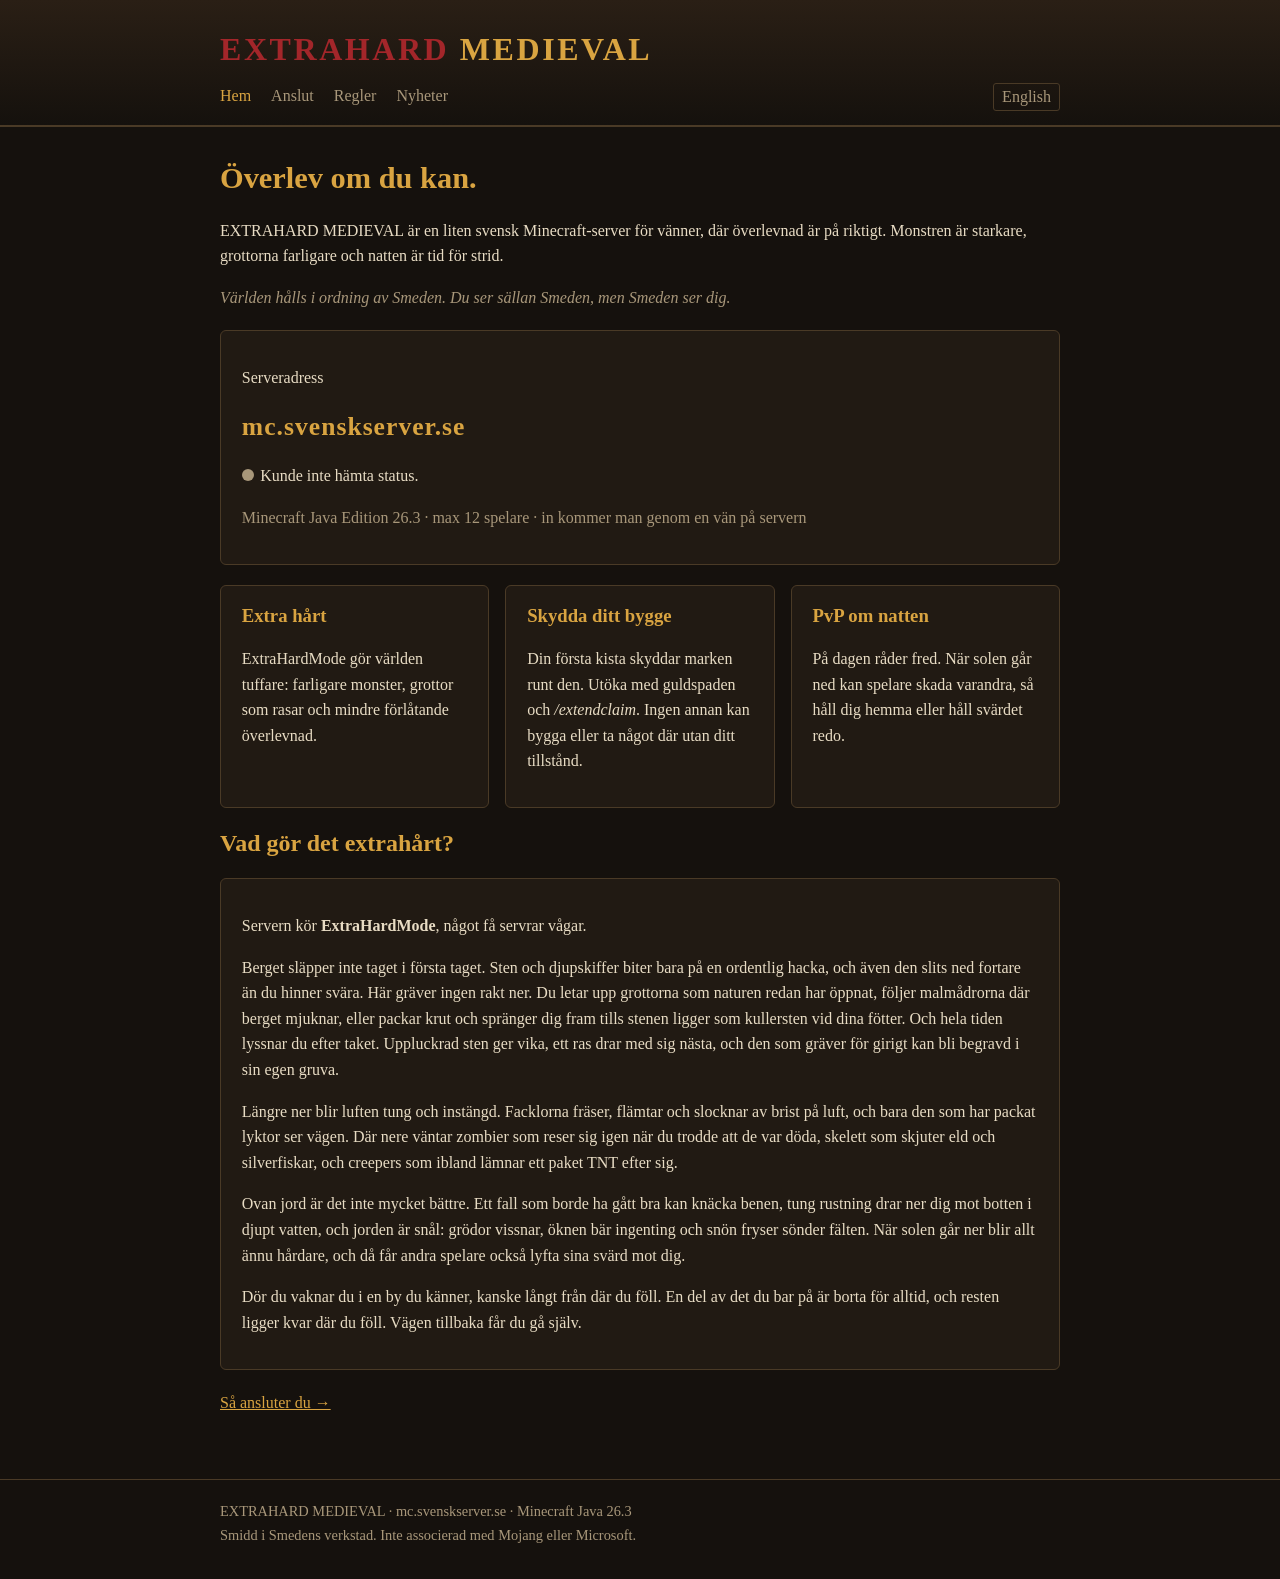
<file: index.html>
<!DOCTYPE html>
<html lang="sv">
<head>
<meta charset="utf-8">
<meta name="viewport" content="width=device-width, initial-scale=1">
<meta http-equiv="Content-Security-Policy" content="default-src 'self'; script-src 'self'; style-src 'self'; img-src 'self' data:; connect-src https://api.mcsrvstat.us; base-uri 'none'; form-action 'none'">
<meta name="referrer" content="strict-origin-when-cross-origin">
<title>EXTRAHARD MEDIEVAL</title>
<meta name="description" content="EXTRAHARD MEDIEVAL – svensk Minecraft-server med tuffare överlevnad. mc.svenskserver.se">
<link rel="alternate" hreflang="sv" href="https://www.svenskserver.se/">
<link rel="alternate" hreflang="en" href="https://www.svenskserver.se/en/">
<link rel="stylesheet" href="/assets/style.css">
</head>
<body>
<header><div class="wrap">
<a class="brand" href="/">EXTRAHARD <span>MEDIEVAL</span></a>
<nav>
<a href="/" aria-current="page">Hem</a>
<a href="/anslut.html">Anslut</a>
<a href="/regler.html">Regler</a>
<a href="/nyheter.html">Nyheter</a>
<a class="lang" href="/en/" hreflang="en" lang="en">English</a>
</nav>
</div></header>
<main class="wrap">
<h1>Överlev om du kan.</h1>
<p>EXTRAHARD MEDIEVAL är en liten svensk Minecraft-server för vänner, där överlevnad är på riktigt.
Monstren är starkare, grottorna farligare och natten är tid för strid.</p>
<p class="muted"><em>Världen hålls i ordning av Smeden. Du ser sällan Smeden, men Smeden ser dig.</em></p>

<div class="panel">
<p>Serveradress</p>
<p><span class="address">mc.svenskserver.se</span></p>
<p id="status"><span class="status-dot"></span><span class="status-text">Hämtar status …</span></p>
<p class="muted">Minecraft Java Edition 26.3 · max 12 spelare · in kommer man genom en vän på servern</p>
</div>

<div class="grid">
<div class="panel"><h3>Extra hårt</h3>
<p>ExtraHardMode gör världen tuffare: farligare monster, grottor som rasar och mindre förlåtande överlevnad.</p></div>
<div class="panel"><h3>Skydda ditt bygge</h3>
<p>Din första kista skyddar marken runt den. Utöka med guldspaden och <em>/extendclaim</em>. Ingen annan kan bygga eller ta något där utan ditt tillstånd.</p></div>
<div class="panel"><h3>PvP om natten</h3>
<p>På dagen råder fred. När solen går ned kan spelare skada varandra, så håll dig hemma eller håll svärdet redo.</p></div>
</div>

<h2>Vad gör det extrahårt?</h2>
<div class="panel">
<p>Servern kör <strong>ExtraHardMode</strong>, något få servrar vågar.</p>
<p>Berget släpper inte taget i första taget. Sten och djupskiffer biter bara på en ordentlig hacka, och även den slits ned fortare än du hinner svära. Här gräver ingen rakt ner. Du letar upp grottorna som naturen redan har öppnat, följer malmådrorna där berget mjuknar, eller packar krut och spränger dig fram tills stenen ligger som kullersten vid dina fötter. Och hela tiden lyssnar du efter taket. Uppluckrad sten ger vika, ett ras drar med sig nästa, och den som gräver för girigt kan bli begravd i sin egen gruva.</p>
<p>Längre ner blir luften tung och instängd. Facklorna fräser, flämtar och slocknar av brist på luft, och bara den som har packat lyktor ser vägen. Där nere väntar zombier som reser sig igen när du trodde att de var döda, skelett som skjuter eld och silverfiskar, och creepers som ibland lämnar ett paket TNT efter sig.</p>
<p>Ovan jord är det inte mycket bättre. Ett fall som borde ha gått bra kan knäcka benen, tung rustning drar ner dig mot botten i djupt vatten, och jorden är snål: grödor vissnar, öknen bär ingenting och snön fryser sönder fälten. När solen går ner blir allt ännu hårdare, och då får andra spelare också lyfta sina svärd mot dig.</p>
<p>Dör du vaknar du i en by du känner, kanske långt från där du föll. En del av det du bar på är borta för alltid, och resten ligger kvar där du föll. Vägen tillbaka får du gå själv.</p>
</div>

<p><a href="/anslut.html">Så ansluter du →</a></p>
</main>
<footer><div class="wrap">
EXTRAHARD MEDIEVAL · mc.svenskserver.se · Minecraft Java 26.3<br>
Smidd i Smedens verkstad. Inte associerad med Mojang eller Microsoft.
</div></footer>
<script src="/assets/status.js"></script>
</body>
</html>
</file>
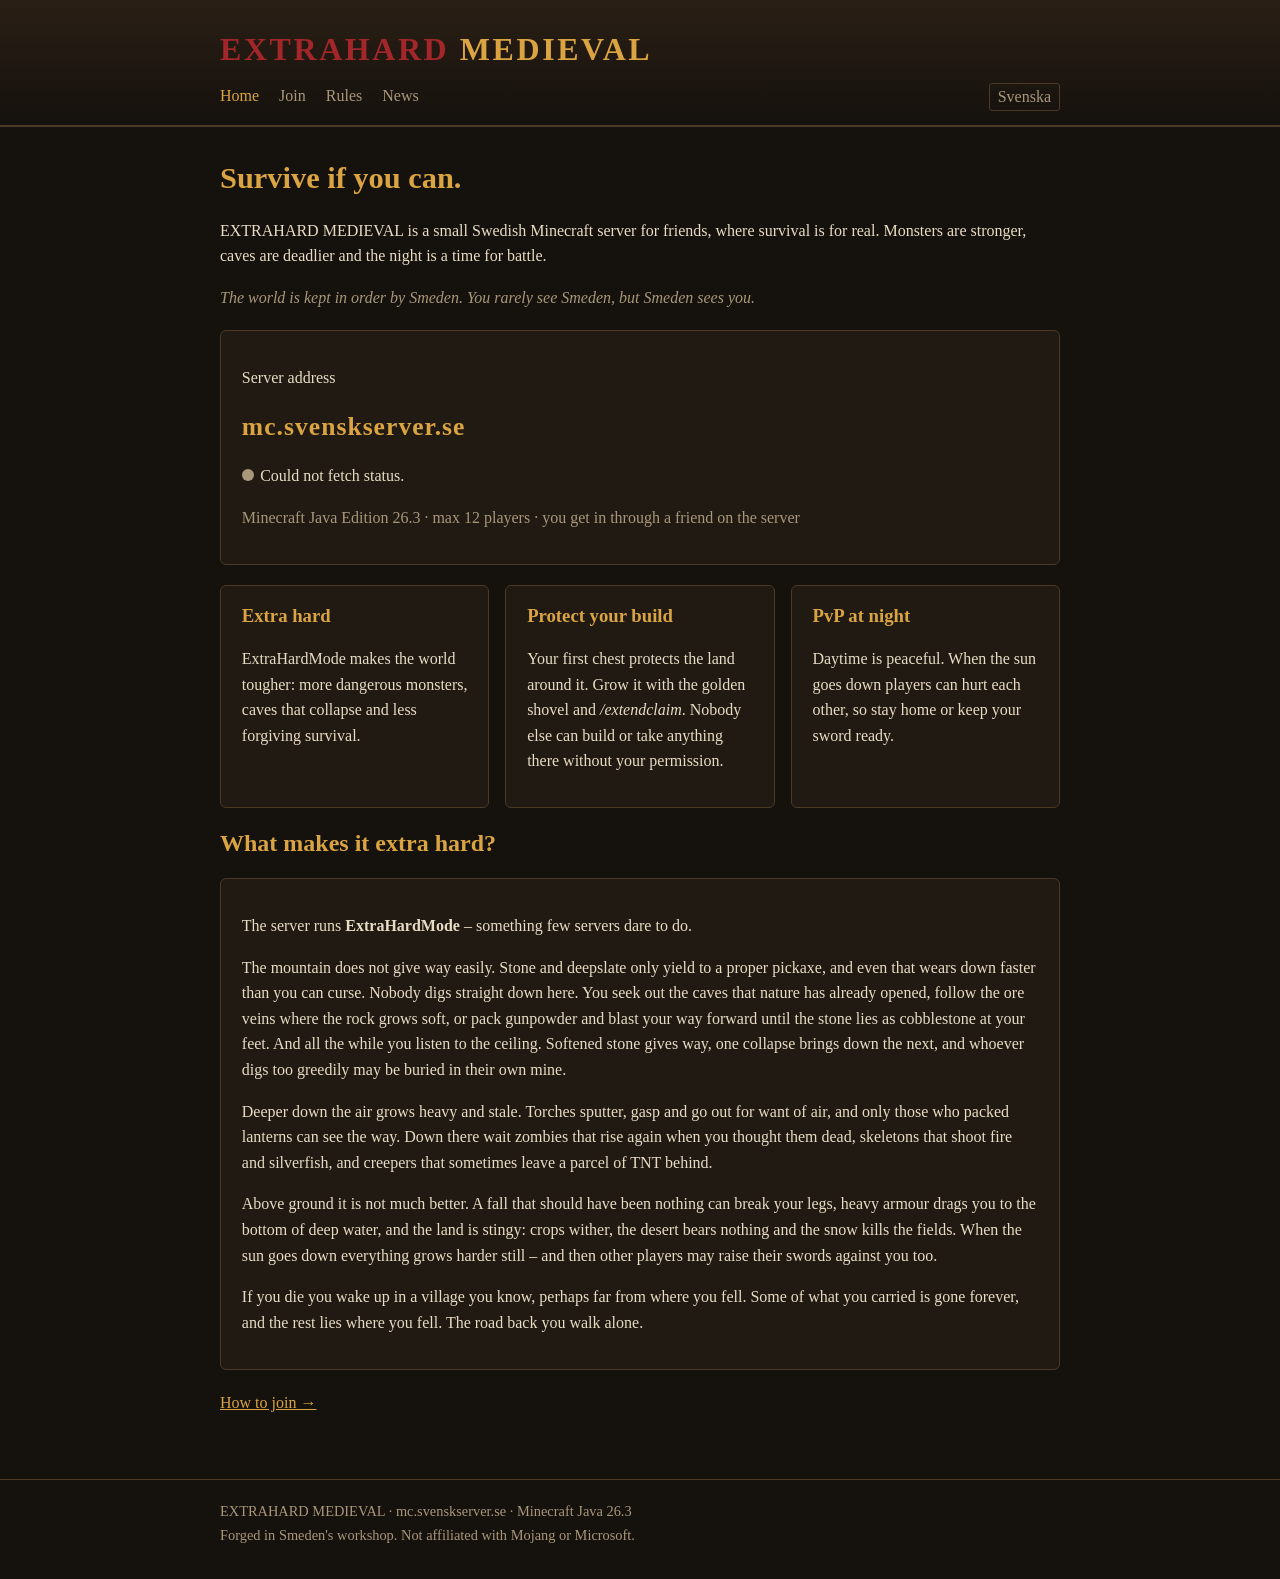
<file: en/index.html>
<!DOCTYPE html>
<html lang="en">
<head>
<meta charset="utf-8">
<meta name="viewport" content="width=device-width, initial-scale=1">
<meta http-equiv="Content-Security-Policy" content="default-src 'self'; script-src 'self'; style-src 'self'; img-src 'self' data:; connect-src https://api.mcsrvstat.us; base-uri 'none'; form-action 'none'">
<meta name="referrer" content="strict-origin-when-cross-origin">
<title>EXTRAHARD MEDIEVAL</title>
<meta name="description" content="EXTRAHARD MEDIEVAL – a Swedish Minecraft server with harder survival. mc.svenskserver.se">
<link rel="alternate" hreflang="sv" href="https://www.svenskserver.se/">
<link rel="alternate" hreflang="en" href="https://www.svenskserver.se/en/">
<link rel="stylesheet" href="/assets/style.css">
</head>
<body>
<header><div class="wrap">
<a class="brand" href="/en/">EXTRAHARD <span>MEDIEVAL</span></a>
<nav>
<a href="/en/" aria-current="page">Home</a>
<a href="/en/join.html">Join</a>
<a href="/en/rules.html">Rules</a>
<a href="/en/news.html">News</a>
<a class="lang" href="/" hreflang="sv" lang="sv">Svenska</a>
</nav>
</div></header>
<main class="wrap">
<h1>Survive if you can.</h1>
<p>EXTRAHARD MEDIEVAL is a small Swedish Minecraft server for friends, where survival is for real.
Monsters are stronger, caves are deadlier and the night is a time for battle.</p>
<p class="muted"><em>The world is kept in order by Smeden. You rarely see Smeden, but Smeden sees you.</em></p>

<div class="panel">
<p>Server address</p>
<p><span class="address">mc.svenskserver.se</span></p>
<p id="status"><span class="status-dot"></span><span class="status-text">Fetching status …</span></p>
<p class="muted">Minecraft Java Edition 26.3 · max 12 players · you get in through a friend on the server</p>
</div>

<div class="grid">
<div class="panel"><h3>Extra hard</h3>
<p>ExtraHardMode makes the world tougher: more dangerous monsters, caves that collapse and less forgiving survival.</p></div>
<div class="panel"><h3>Protect your build</h3>
<p>Your first chest protects the land around it. Grow it with the golden shovel and <em>/extendclaim</em>. Nobody else can build or take anything there without your permission.</p></div>
<div class="panel"><h3>PvP at night</h3>
<p>Daytime is peaceful. When the sun goes down players can hurt each other, so stay home or keep your sword ready.</p></div>
</div>

<h2>What makes it extra hard?</h2>
<div class="panel">
<p>The server runs <strong>ExtraHardMode</strong> – something few servers dare to do.</p>
<p>The mountain does not give way easily. Stone and deepslate only yield to a proper pickaxe, and even that wears down faster than you can curse. Nobody digs straight down here. You seek out the caves that nature has already opened, follow the ore veins where the rock grows soft, or pack gunpowder and blast your way forward until the stone lies as cobblestone at your feet. And all the while you listen to the ceiling. Softened stone gives way, one collapse brings down the next, and whoever digs too greedily may be buried in their own mine.</p>
<p>Deeper down the air grows heavy and stale. Torches sputter, gasp and go out for want of air, and only those who packed lanterns can see the way. Down there wait zombies that rise again when you thought them dead, skeletons that shoot fire and silverfish, and creepers that sometimes leave a parcel of TNT behind.</p>
<p>Above ground it is not much better. A fall that should have been nothing can break your legs, heavy armour drags you to the bottom of deep water, and the land is stingy: crops wither, the desert bears nothing and the snow kills the fields. When the sun goes down everything grows harder still – and then other players may raise their swords against you too.</p>
<p>If you die you wake up in a village you know, perhaps far from where you fell. Some of what you carried is gone forever, and the rest lies where you fell. The road back you walk alone.</p>
</div>

<p><a href="/en/join.html">How to join →</a></p>
</main>
<footer><div class="wrap">
EXTRAHARD MEDIEVAL · mc.svenskserver.se · Minecraft Java 26.3<br>
Forged in Smeden's workshop. Not affiliated with Mojang or Microsoft.
</div></footer>
<script src="/assets/status.js"></script>
</body>
</html>
</file>
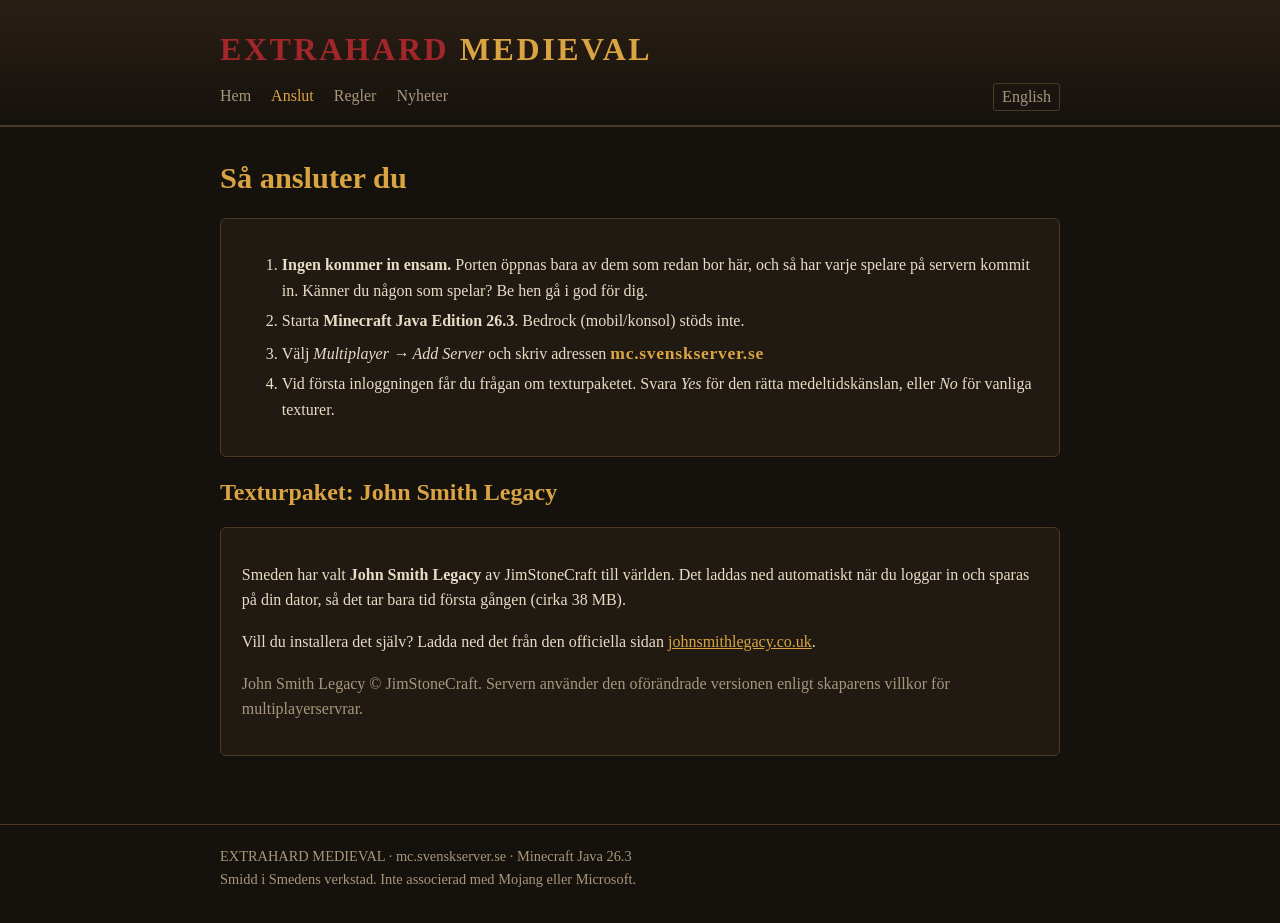
<file: anslut.html>
<!DOCTYPE html>
<html lang="sv">
<head>
<meta charset="utf-8">
<meta name="viewport" content="width=device-width, initial-scale=1">
<meta http-equiv="Content-Security-Policy" content="default-src 'self'; script-src 'self'; style-src 'self'; img-src 'self' data:; connect-src https://api.mcsrvstat.us; base-uri 'none'; form-action 'none'">
<meta name="referrer" content="strict-origin-when-cross-origin">
<title>Anslut · EXTRAHARD MEDIEVAL</title>
<meta name="description" content="EXTRAHARD MEDIEVAL – svensk Minecraft-server med tuffare överlevnad. mc.svenskserver.se">
<link rel="alternate" hreflang="sv" href="https://www.svenskserver.se/anslut.html">
<link rel="alternate" hreflang="en" href="https://www.svenskserver.se/en/join.html">
<link rel="stylesheet" href="/assets/style.css">
</head>
<body>
<header><div class="wrap">
<a class="brand" href="/">EXTRAHARD <span>MEDIEVAL</span></a>
<nav>
<a href="/">Hem</a>
<a href="/anslut.html" aria-current="page">Anslut</a>
<a href="/regler.html">Regler</a>
<a href="/nyheter.html">Nyheter</a>
<a class="lang" href="/en/join.html" hreflang="en" lang="en">English</a>
</nav>
</div></header>
<main class="wrap">
<h1>Så ansluter du</h1>
<div class="panel">
<ol>
<li><strong>Ingen kommer in ensam.</strong> Porten öppnas bara av dem som redan bor här, och så har varje spelare på servern kommit in. Känner du någon som spelar? Be hen gå i god för dig.</li>
<li>Starta <strong>Minecraft Java Edition 26.3</strong>. Bedrock (mobil/konsol) stöds inte.</li>
<li>Välj <em>Multiplayer → Add Server</em> och skriv adressen <span class="address">mc.svenskserver.se</span></li>
<li>Vid första inloggningen får du frågan om texturpaketet. Svara <em>Yes</em> för den rätta medeltidskänslan, eller <em>No</em> för vanliga texturer.</li>
</ol>
</div>

<h2>Texturpaket: John Smith Legacy</h2>
<div class="panel">
<p>Smeden har valt <strong>John Smith Legacy</strong> av JimStoneCraft till världen. Det laddas ned automatiskt när du loggar in och sparas på din dator,
så det tar bara tid första gången (cirka 38 MB).</p>
<p>Vill du installera det själv? Ladda ned det från den officiella sidan
<a href="https://www.johnsmithlegacy.co.uk/" rel="noopener">johnsmithlegacy.co.uk</a>.</p>
<p class="muted">John Smith Legacy © JimStoneCraft. Servern använder den oförändrade versionen enligt skaparens villkor för multiplayerservrar.</p>
</div>
</main>
<footer><div class="wrap">
EXTRAHARD MEDIEVAL · mc.svenskserver.se · Minecraft Java 26.3<br>
Smidd i Smedens verkstad. Inte associerad med Mojang eller Microsoft.
</div></footer>
</body>
</html>
</file>
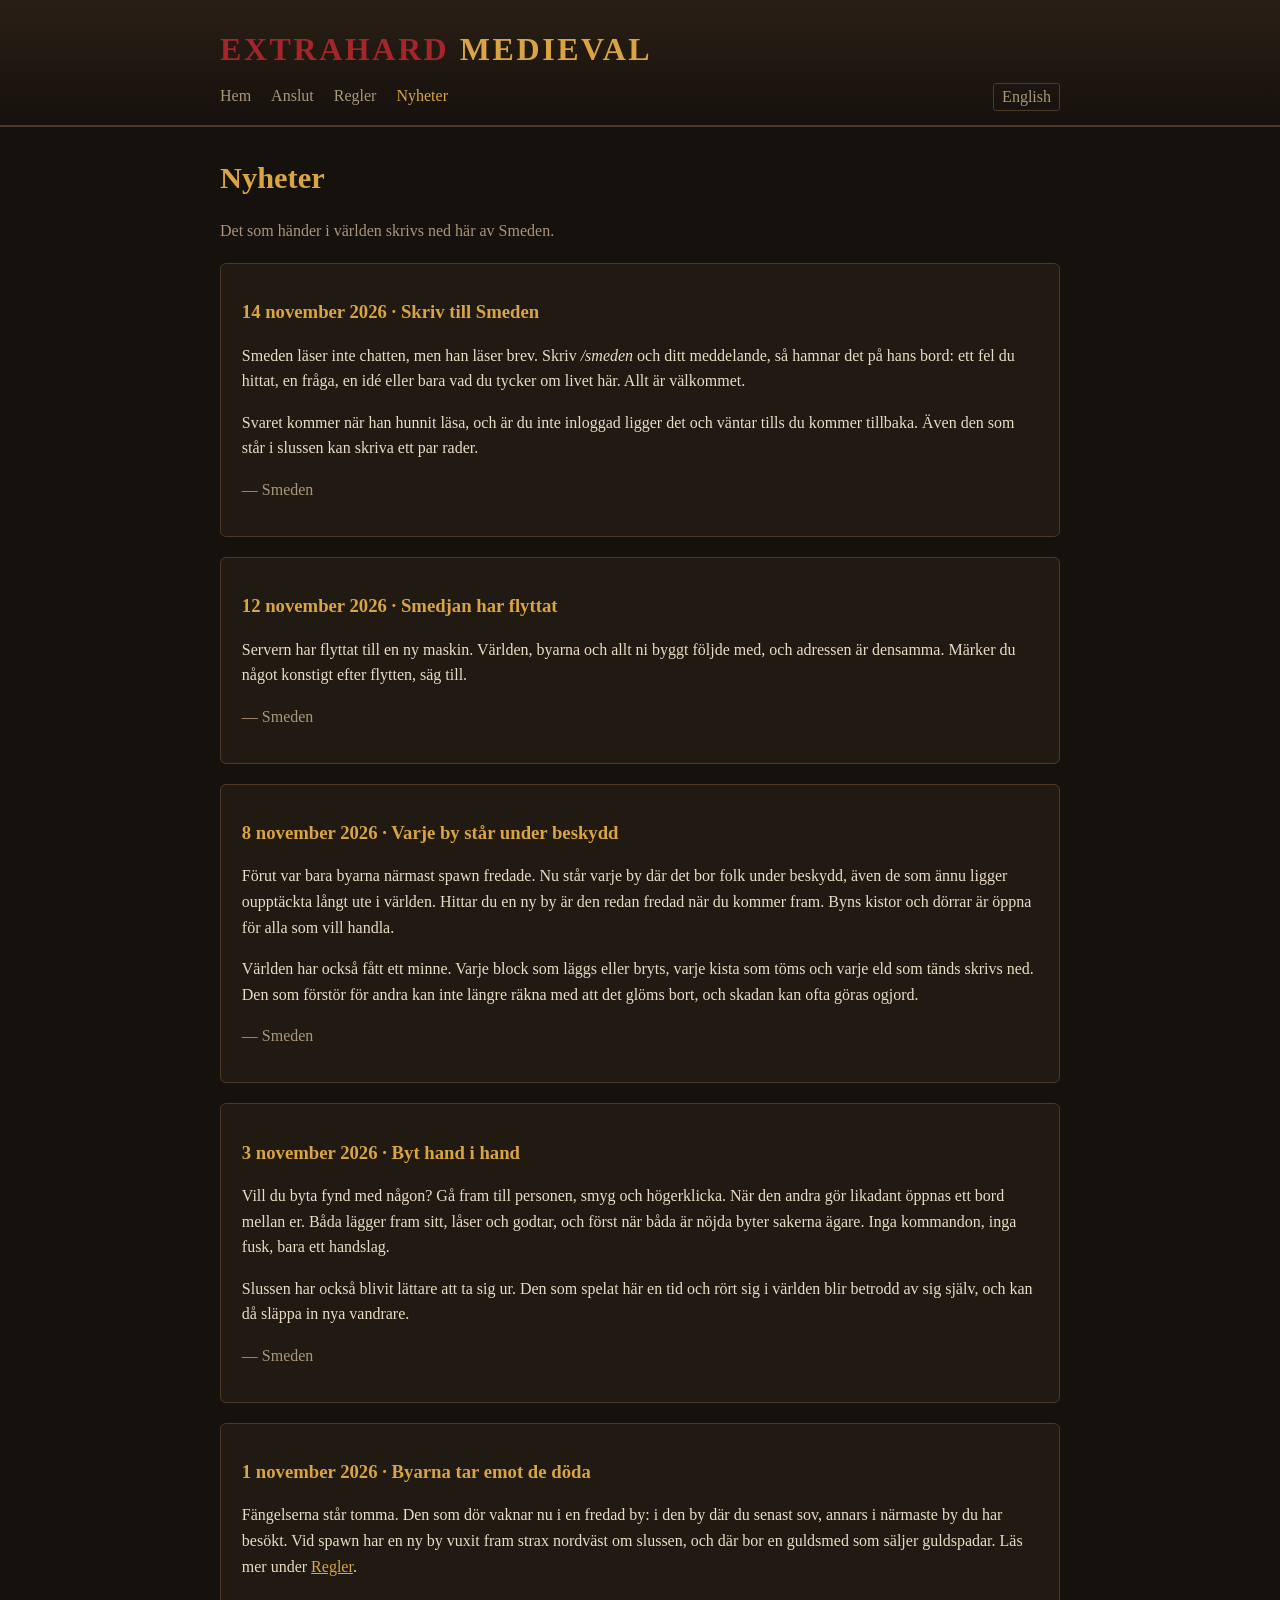
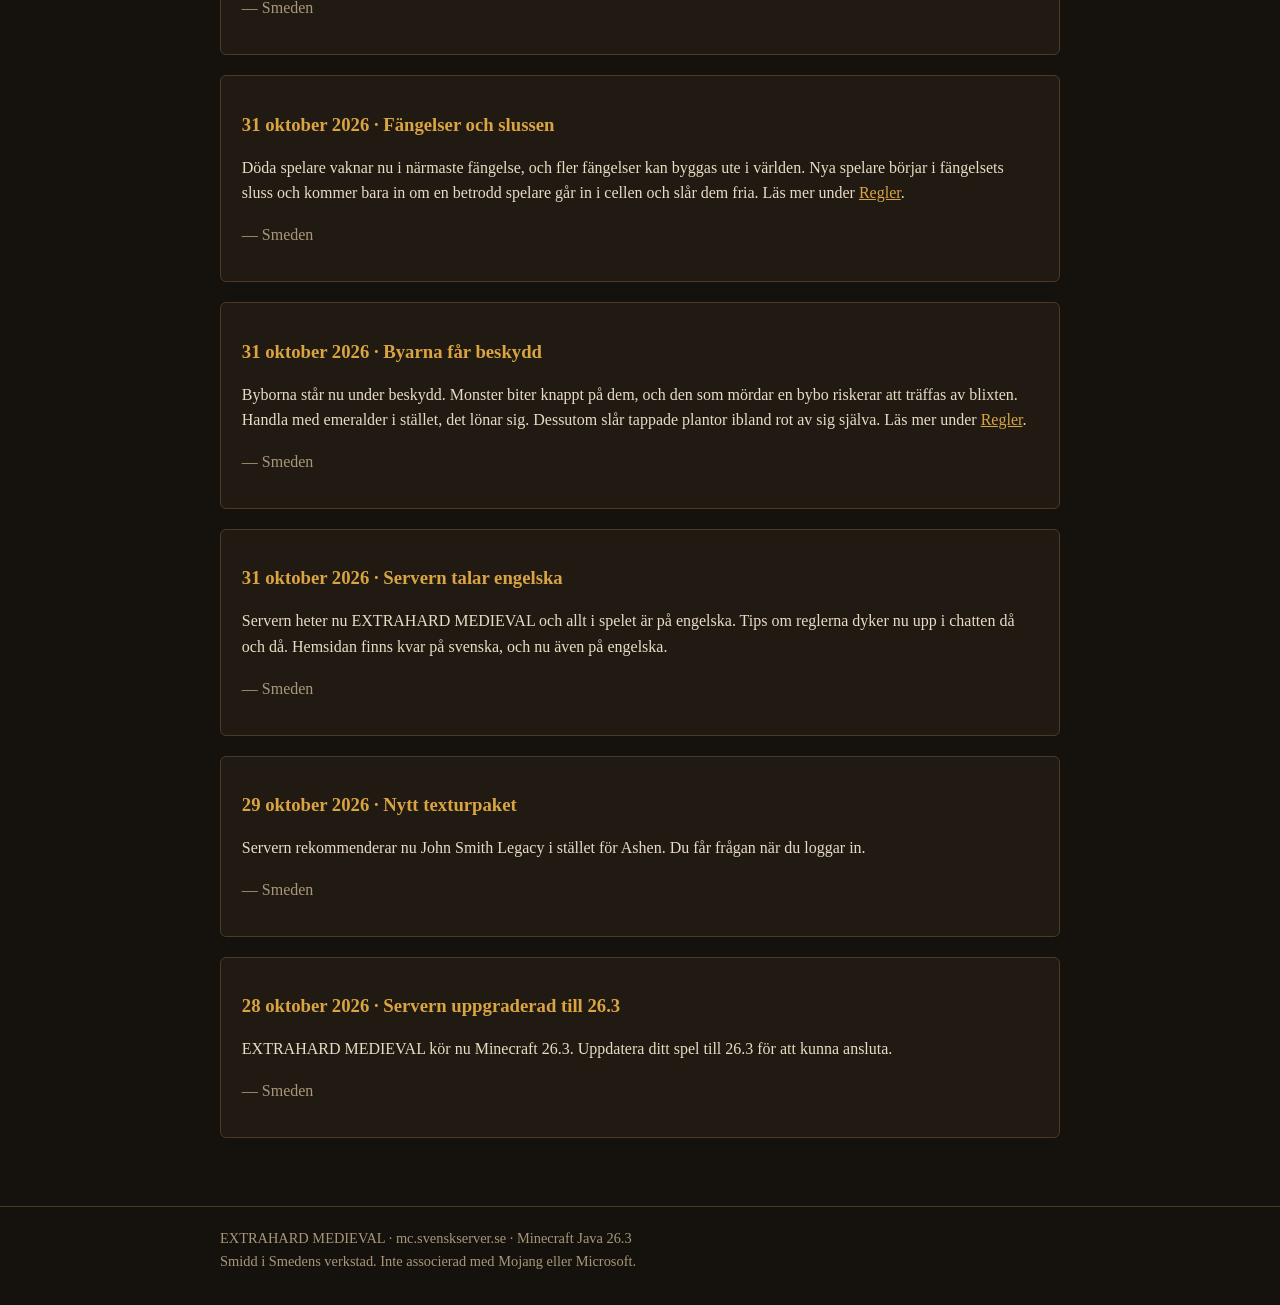
<file: nyheter.html>
<!DOCTYPE html>
<html lang="sv">
<head>
<meta charset="utf-8">
<meta name="viewport" content="width=device-width, initial-scale=1">
<meta http-equiv="Content-Security-Policy" content="default-src 'self'; script-src 'self'; style-src 'self'; img-src 'self' data:; connect-src https://api.mcsrvstat.us; base-uri 'none'; form-action 'none'">
<meta name="referrer" content="strict-origin-when-cross-origin">
<title>Nyheter · EXTRAHARD MEDIEVAL</title>
<meta name="description" content="EXTRAHARD MEDIEVAL – svensk Minecraft-server med tuffare överlevnad. mc.svenskserver.se">
<link rel="alternate" hreflang="sv" href="https://www.svenskserver.se/nyheter.html">
<link rel="alternate" hreflang="en" href="https://www.svenskserver.se/en/news.html">
<link rel="stylesheet" href="/assets/style.css">
</head>
<body>
<header><div class="wrap">
<a class="brand" href="/">EXTRAHARD <span>MEDIEVAL</span></a>
<nav>
<a href="/">Hem</a>
<a href="/anslut.html">Anslut</a>
<a href="/regler.html">Regler</a>
<a href="/nyheter.html" aria-current="page">Nyheter</a>
<a class="lang" href="/en/news.html" hreflang="en" lang="en">English</a>
</nav>
</div></header>
<main class="wrap">
<h1>Nyheter</h1>
<p class="muted">Det som händer i världen skrivs ned här av Smeden.</p>
<div class="panel">
<h3>14 november 2026 · Skriv till Smeden</h3>
<p>Smeden läser inte chatten, men han läser brev. Skriv <em>/smeden</em> och ditt meddelande, så hamnar det på hans bord: ett fel du hittat, en fråga, en idé eller bara vad du tycker om livet här. Allt är välkommet.</p>
<p>Svaret kommer när han hunnit läsa, och är du inte inloggad ligger det och väntar tills du kommer tillbaka. Även den som står i slussen kan skriva ett par rader.</p>
<p class="muted">— Smeden</p>
</div>
<div class="panel">
<h3>12 november 2026 · Smedjan har flyttat</h3>
<p>Servern har flyttat till en ny maskin. Världen, byarna och allt ni byggt följde med, och adressen är densamma. Märker du något konstigt efter flytten, säg till.</p>
<p class="muted">— Smeden</p>
</div>
<div class="panel">
<h3>8 november 2026 · Varje by står under beskydd</h3>
<p>Förut var bara byarna närmast spawn fredade. Nu står varje by där det bor folk under beskydd, även de som ännu ligger oupptäckta långt ute i världen. Hittar du en ny by är den redan fredad när du kommer fram. Byns kistor och dörrar är öppna för alla som vill handla.</p>
<p>Världen har också fått ett minne. Varje block som läggs eller bryts, varje kista som töms och varje eld som tänds skrivs ned. Den som förstör för andra kan inte längre räkna med att det glöms bort, och skadan kan ofta göras ogjord.</p>
<p class="muted">— Smeden</p>
</div>
<div class="panel">
<h3>3 november 2026 · Byt hand i hand</h3>
<p>Vill du byta fynd med någon? Gå fram till personen, smyg och högerklicka. När den andra gör likadant öppnas ett bord mellan er. Båda lägger fram sitt, låser och godtar, och först när båda är nöjda byter sakerna ägare. Inga kommandon, inga fusk, bara ett handslag.</p>
<p>Slussen har också blivit lättare att ta sig ur. Den som spelat här en tid och rört sig i världen blir betrodd av sig själv, och kan då släppa in nya vandrare.</p>
<p class="muted">— Smeden</p>
</div>
<div class="panel">
<h3>1 november 2026 · Byarna tar emot de döda</h3>
<p>Fängelserna står tomma. Den som dör vaknar nu i en fredad by: i den by där du senast sov, annars i närmaste by du har besökt. Vid spawn har en ny by vuxit fram strax nordväst om slussen, och där bor en guldsmed som säljer guldspadar. Läs mer under <a href="/regler.html">Regler</a>.</p>
<p class="muted">— Smeden</p>
</div>
<div class="panel">
<h3>31 oktober 2026 · Fängelser och slussen</h3>
<p>Döda spelare vaknar nu i närmaste fängelse, och fler fängelser kan byggas ute i världen. Nya spelare börjar i fängelsets sluss och kommer bara in om en betrodd spelare går in i cellen och slår dem fria. Läs mer under <a href="/regler.html">Regler</a>.</p>
<p class="muted">— Smeden</p>
</div>
<div class="panel">
<h3>31 oktober 2026 · Byarna får beskydd</h3>
<p>Byborna står nu under beskydd. Monster biter knappt på dem, och den som mördar en bybo riskerar att träffas av blixten. Handla med emeralder i stället, det lönar sig. Dessutom slår tappade plantor ibland rot av sig själva. Läs mer under <a href="/regler.html">Regler</a>.</p>
<p class="muted">— Smeden</p>
</div>
<div class="panel">
<h3>31 oktober 2026 · Servern talar engelska</h3>
<p>Servern heter nu EXTRAHARD MEDIEVAL och allt i spelet är på engelska. Tips om reglerna dyker nu upp i chatten då och då. Hemsidan finns kvar på svenska, och nu även på engelska.</p>
<p class="muted">— Smeden</p>
</div>
<div class="panel">
<h3>29 oktober 2026 · Nytt texturpaket</h3>
<p>Servern rekommenderar nu John Smith Legacy i stället för Ashen. Du får frågan när du loggar in.</p>
<p class="muted">— Smeden</p>
</div>
<div class="panel">
<h3>28 oktober 2026 · Servern uppgraderad till 26.3</h3>
<p>EXTRAHARD MEDIEVAL kör nu Minecraft 26.3. Uppdatera ditt spel till 26.3 för att kunna ansluta.</p>
<p class="muted">— Smeden</p>
</div>
</main>
<footer><div class="wrap">
EXTRAHARD MEDIEVAL · mc.svenskserver.se · Minecraft Java 26.3<br>
Smidd i Smedens verkstad. Inte associerad med Mojang eller Microsoft.
</div></footer>
</body>
</html>
</file>
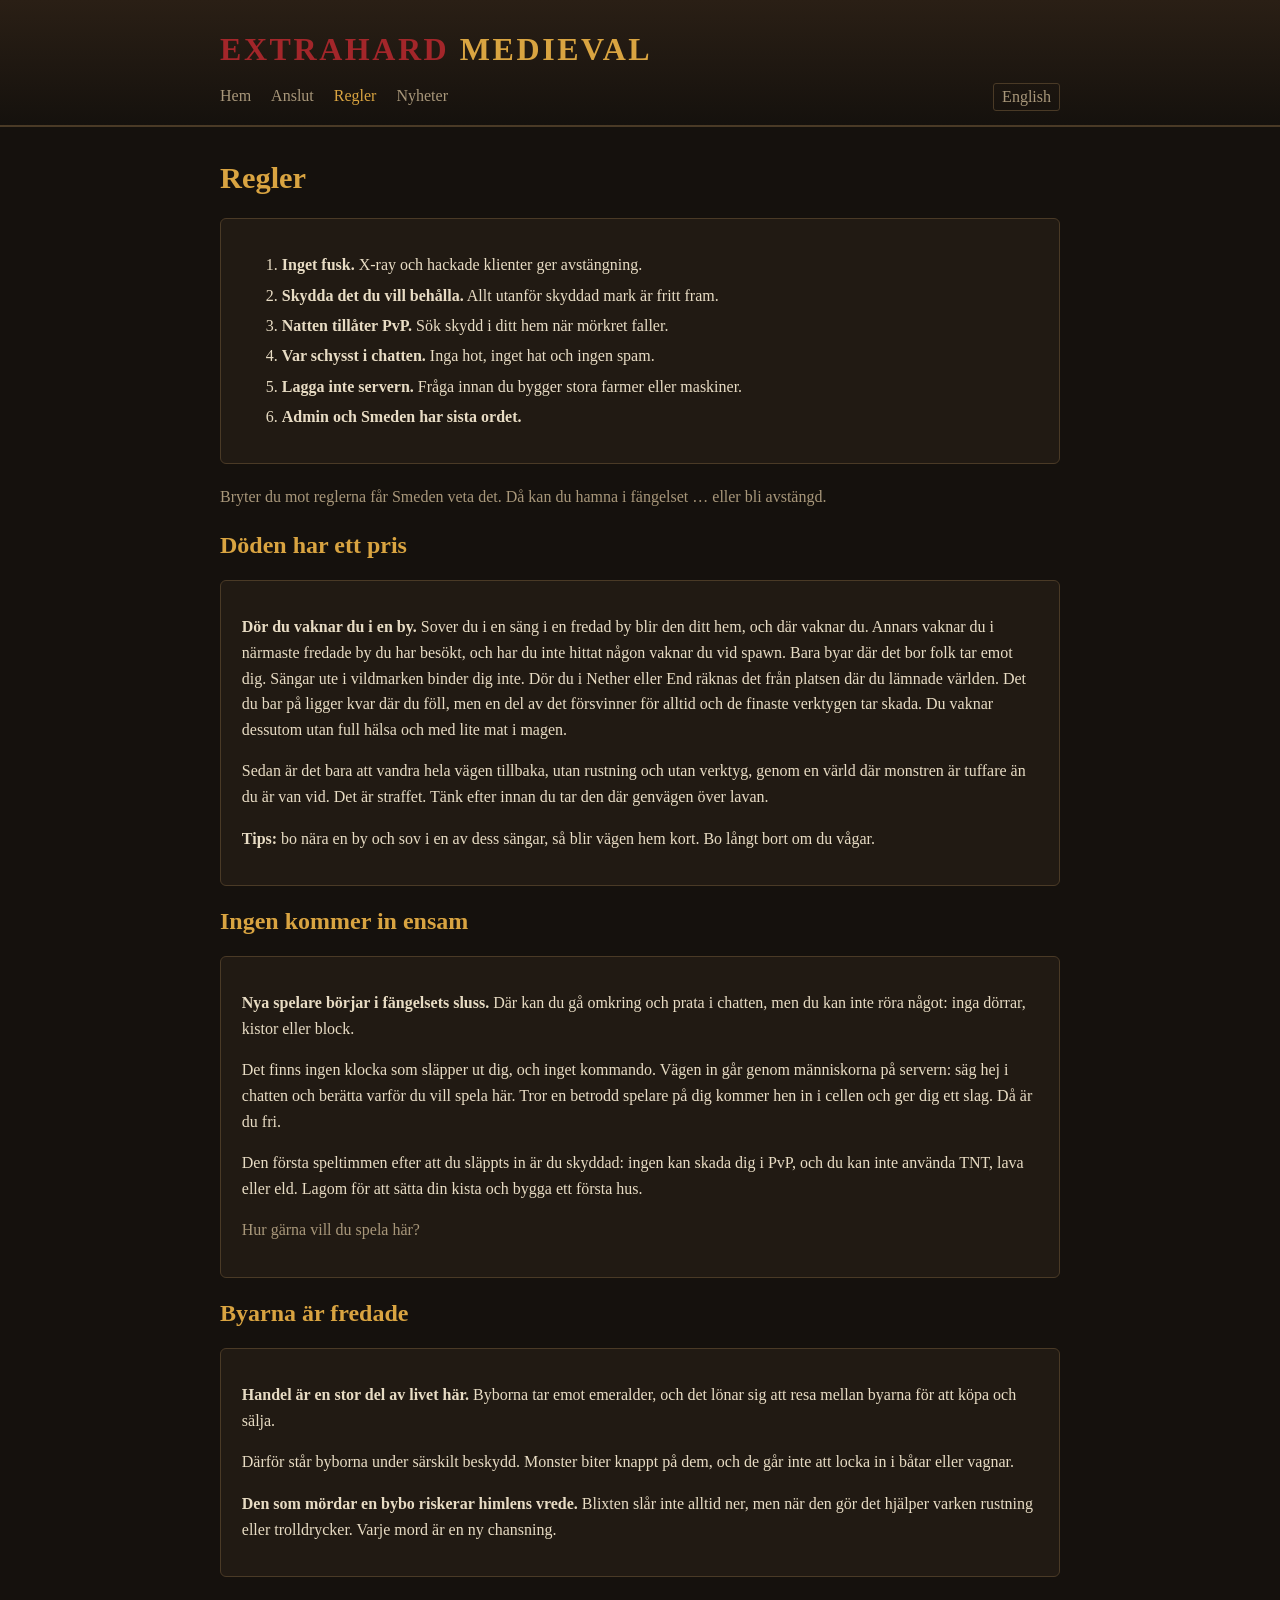
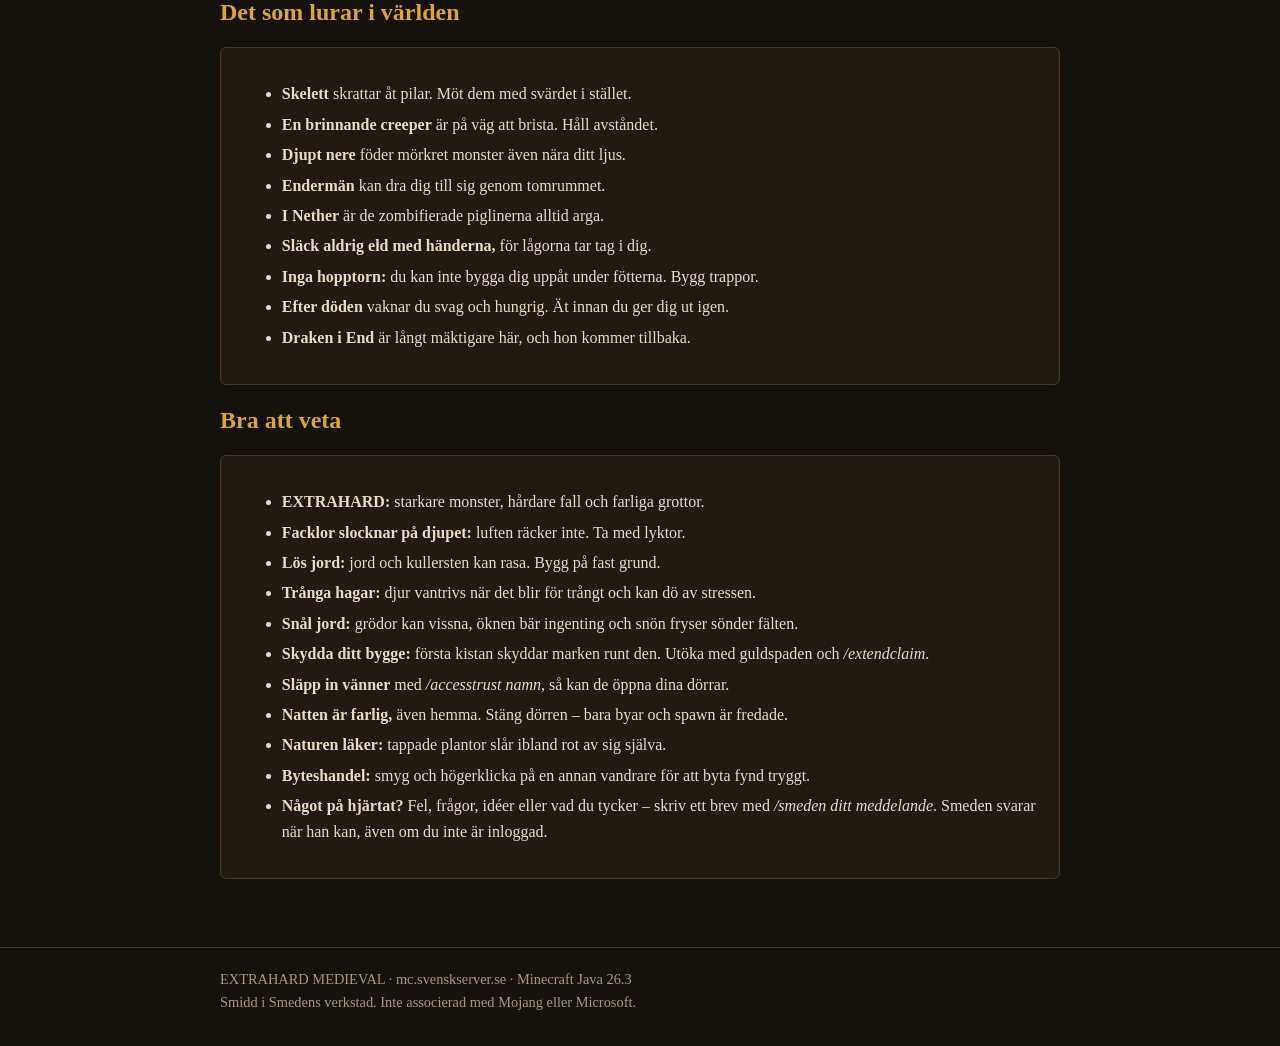
<file: regler.html>
<!DOCTYPE html>
<html lang="sv">
<head>
<meta charset="utf-8">
<meta name="viewport" content="width=device-width, initial-scale=1">
<meta http-equiv="Content-Security-Policy" content="default-src 'self'; script-src 'self'; style-src 'self'; img-src 'self' data:; connect-src https://api.mcsrvstat.us; base-uri 'none'; form-action 'none'">
<meta name="referrer" content="strict-origin-when-cross-origin">
<title>Regler · EXTRAHARD MEDIEVAL</title>
<meta name="description" content="EXTRAHARD MEDIEVAL – svensk Minecraft-server med tuffare överlevnad. mc.svenskserver.se">
<link rel="alternate" hreflang="sv" href="https://www.svenskserver.se/regler.html">
<link rel="alternate" hreflang="en" href="https://www.svenskserver.se/en/rules.html">
<link rel="stylesheet" href="/assets/style.css">
</head>
<body>
<header><div class="wrap">
<a class="brand" href="/">EXTRAHARD <span>MEDIEVAL</span></a>
<nav>
<a href="/">Hem</a>
<a href="/anslut.html">Anslut</a>
<a href="/regler.html" aria-current="page">Regler</a>
<a href="/nyheter.html">Nyheter</a>
<a class="lang" href="/en/rules.html" hreflang="en" lang="en">English</a>
</nav>
</div></header>
<main class="wrap">
<h1>Regler</h1>
<div class="panel">
<ol>
<li><strong>Inget fusk.</strong> X-ray och hackade klienter ger avstängning.</li>
<li><strong>Skydda det du vill behålla.</strong> Allt utanför skyddad mark är fritt fram.</li>
<li><strong>Natten tillåter PvP.</strong> Sök skydd i ditt hem när mörkret faller.</li>
<li><strong>Var schysst i chatten.</strong> Inga hot, inget hat och ingen spam.</li>
<li><strong>Lagga inte servern.</strong> Fråga innan du bygger stora farmer eller maskiner.</li>
<li><strong>Admin och Smeden har sista ordet.</strong></li>
</ol>
</div>
<p class="muted">Bryter du mot reglerna får Smeden veta det. Då kan du hamna i fängelset … eller bli avstängd.</p>

<h2>Döden har ett pris</h2>
<div class="panel">
<p><strong>Dör du vaknar du i en by.</strong> Sover du i en säng i en fredad by blir den ditt hem, och där vaknar du. Annars vaknar du i närmaste fredade by du har besökt, och har du inte hittat någon vaknar du vid spawn. Bara byar där det bor folk tar emot dig. Sängar ute i vildmarken binder dig inte. Dör du i Nether eller End räknas det från platsen där du lämnade världen. Det du bar på ligger kvar där du föll, men en del av det försvinner för alltid och de finaste verktygen tar skada. Du vaknar dessutom utan full hälsa och med lite mat i magen.</p>
<p>Sedan är det bara att vandra hela vägen tillbaka, utan rustning och utan verktyg, genom en värld där monstren är tuffare än du är van vid. Det är straffet. Tänk efter innan du tar den där genvägen över lavan.</p>
<p><strong>Tips:</strong> bo nära en by och sov i en av dess sängar, så blir vägen hem kort. Bo långt bort om du vågar.</p>
</div>

<h2>Ingen kommer in ensam</h2>
<div class="panel">
<p><strong>Nya spelare börjar i fängelsets sluss.</strong> Där kan du gå omkring och prata i chatten, men du kan inte röra något: inga dörrar, kistor eller block.</p>
<p>Det finns ingen klocka som släpper ut dig, och inget kommando. Vägen in går genom människorna på servern: säg hej i chatten och berätta varför du vill spela här. Tror en betrodd spelare på dig kommer hen in i cellen och ger dig ett slag. Då är du fri.</p>
<p>Den första speltimmen efter att du släppts in är du skyddad: ingen kan skada dig i PvP, och du kan inte använda TNT, lava eller eld. Lagom för att sätta din kista och bygga ett första hus.</p>
<p class="muted">Hur gärna vill du spela här?</p>
</div>

<h2>Byarna är fredade</h2>
<div class="panel">
<p><strong>Handel är en stor del av livet här.</strong> Byborna tar emot emeralder, och det lönar sig att resa mellan byarna för att köpa och sälja.</p>
<p>Därför står byborna under särskilt beskydd. Monster biter knappt på dem, och de går inte att locka in i båtar eller vagnar.</p>
<p><strong>Den som mördar en bybo riskerar himlens vrede.</strong> Blixten slår inte alltid ner, men när den gör det hjälper varken rustning eller trolldrycker. Varje mord är en ny chansning.</p>
</div>

<h2>Det som lurar i världen</h2>
<div class="panel">
<ul>
<li><strong>Skelett</strong> skrattar åt pilar. Möt dem med svärdet i stället.</li>
<li><strong>En brinnande creeper</strong> är på väg att brista. Håll avståndet.</li>
<li><strong>Djupt nere</strong> föder mörkret monster även nära ditt ljus.</li>
<li><strong>Endermän</strong> kan dra dig till sig genom tomrummet.</li>
<li><strong>I Nether</strong> är de zombifierade piglinerna alltid arga.</li>
<li><strong>Släck aldrig eld med händerna,</strong> för lågorna tar tag i dig.</li>
<li><strong>Inga hopptorn:</strong> du kan inte bygga dig uppåt under fötterna. Bygg trappor.</li>
<li><strong>Efter döden</strong> vaknar du svag och hungrig. Ät innan du ger dig ut igen.</li>
<li><strong>Draken i End</strong> är långt mäktigare här, och hon kommer tillbaka.</li>
</ul>
</div>

<h2>Bra att veta</h2>
<div class="panel">
<ul>
<li><strong>EXTRAHARD:</strong> starkare monster, hårdare fall och farliga grottor.</li>
<li><strong>Facklor slocknar på djupet:</strong> luften räcker inte. Ta med lyktor.</li>
<li><strong>Lös jord:</strong> jord och kullersten kan rasa. Bygg på fast grund.</li>
<li><strong>Trånga hagar:</strong> djur vantrivs när det blir för trångt och kan dö av stressen.</li>
<li><strong>Snål jord:</strong> grödor kan vissna, öknen bär ingenting och snön fryser sönder fälten.</li>
<li><strong>Skydda ditt bygge:</strong> första kistan skyddar marken runt den. Utöka med guldspaden och <em>/extendclaim</em>.</li>
<li><strong>Släpp in vänner</strong> med <em>/accesstrust namn</em>, så kan de öppna dina dörrar.</li>
<li><strong>Natten är farlig,</strong> även hemma. Stäng dörren – bara byar och spawn är fredade.</li>
<li><strong>Naturen läker:</strong> tappade plantor slår ibland rot av sig själva.</li>
<li><strong>Byteshandel:</strong> smyg och högerklicka på en annan vandrare för att byta fynd tryggt.</li>
<li><strong>Något på hjärtat?</strong> Fel, frågor, idéer eller vad du tycker – skriv ett brev med <em>/smeden ditt meddelande</em>. Smeden svarar när han kan, även om du inte är inloggad.</li>
</ul>
</div>
</main>
<footer><div class="wrap">
EXTRAHARD MEDIEVAL · mc.svenskserver.se · Minecraft Java 26.3<br>
Smidd i Smedens verkstad. Inte associerad med Mojang eller Microsoft.
</div></footer>
</body>
</html>
</file>
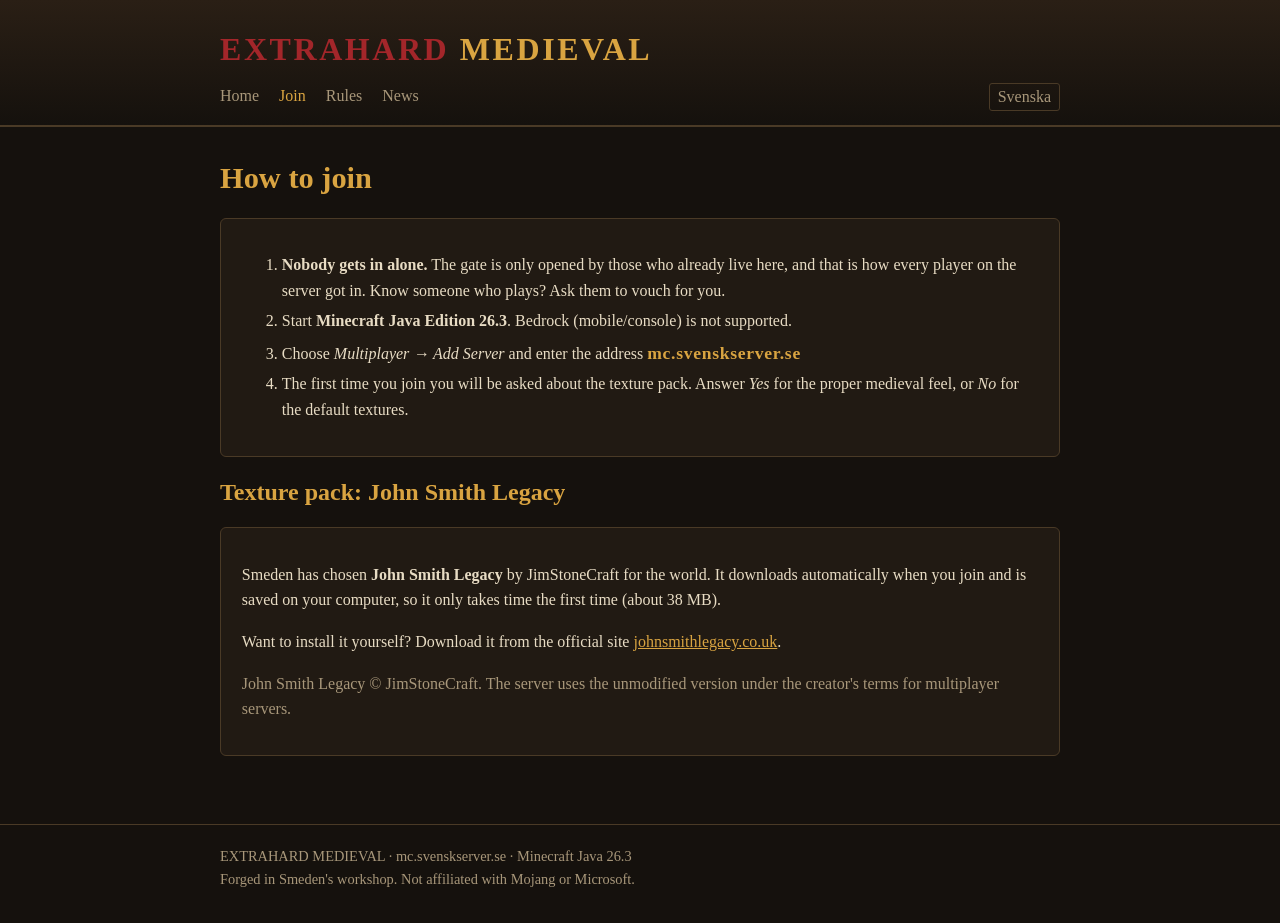
<file: en/join.html>
<!DOCTYPE html>
<html lang="en">
<head>
<meta charset="utf-8">
<meta name="viewport" content="width=device-width, initial-scale=1">
<meta http-equiv="Content-Security-Policy" content="default-src 'self'; script-src 'self'; style-src 'self'; img-src 'self' data:; connect-src https://api.mcsrvstat.us; base-uri 'none'; form-action 'none'">
<meta name="referrer" content="strict-origin-when-cross-origin">
<title>Join · EXTRAHARD MEDIEVAL</title>
<meta name="description" content="EXTRAHARD MEDIEVAL – a Swedish Minecraft server with harder survival. mc.svenskserver.se">
<link rel="alternate" hreflang="sv" href="https://www.svenskserver.se/anslut.html">
<link rel="alternate" hreflang="en" href="https://www.svenskserver.se/en/join.html">
<link rel="stylesheet" href="/assets/style.css">
</head>
<body>
<header><div class="wrap">
<a class="brand" href="/en/">EXTRAHARD <span>MEDIEVAL</span></a>
<nav>
<a href="/en/">Home</a>
<a href="/en/join.html" aria-current="page">Join</a>
<a href="/en/rules.html">Rules</a>
<a href="/en/news.html">News</a>
<a class="lang" href="/anslut.html" hreflang="sv" lang="sv">Svenska</a>
</nav>
</div></header>
<main class="wrap">
<h1>How to join</h1>
<div class="panel">
<ol>
<li><strong>Nobody gets in alone.</strong> The gate is only opened by those who already live here, and that is how every player on the server got in. Know someone who plays? Ask them to vouch for you.</li>
<li>Start <strong>Minecraft Java Edition 26.3</strong>. Bedrock (mobile/console) is not supported.</li>
<li>Choose <em>Multiplayer → Add Server</em> and enter the address <span class="address">mc.svenskserver.se</span></li>
<li>The first time you join you will be asked about the texture pack. Answer <em>Yes</em> for the proper medieval feel, or <em>No</em> for the default textures.</li>
</ol>
</div>

<h2>Texture pack: John Smith Legacy</h2>
<div class="panel">
<p>Smeden has chosen <strong>John Smith Legacy</strong> by JimStoneCraft for the world. It downloads automatically when you join and is saved on your computer,
so it only takes time the first time (about 38 MB).</p>
<p>Want to install it yourself? Download it from the official site
<a href="https://www.johnsmithlegacy.co.uk/" rel="noopener">johnsmithlegacy.co.uk</a>.</p>
<p class="muted">John Smith Legacy © JimStoneCraft. The server uses the unmodified version under the creator's terms for multiplayer servers.</p>
</div>
</main>
<footer><div class="wrap">
EXTRAHARD MEDIEVAL · mc.svenskserver.se · Minecraft Java 26.3<br>
Forged in Smeden's workshop. Not affiliated with Mojang or Microsoft.
</div></footer>
</body>
</html>
</file>
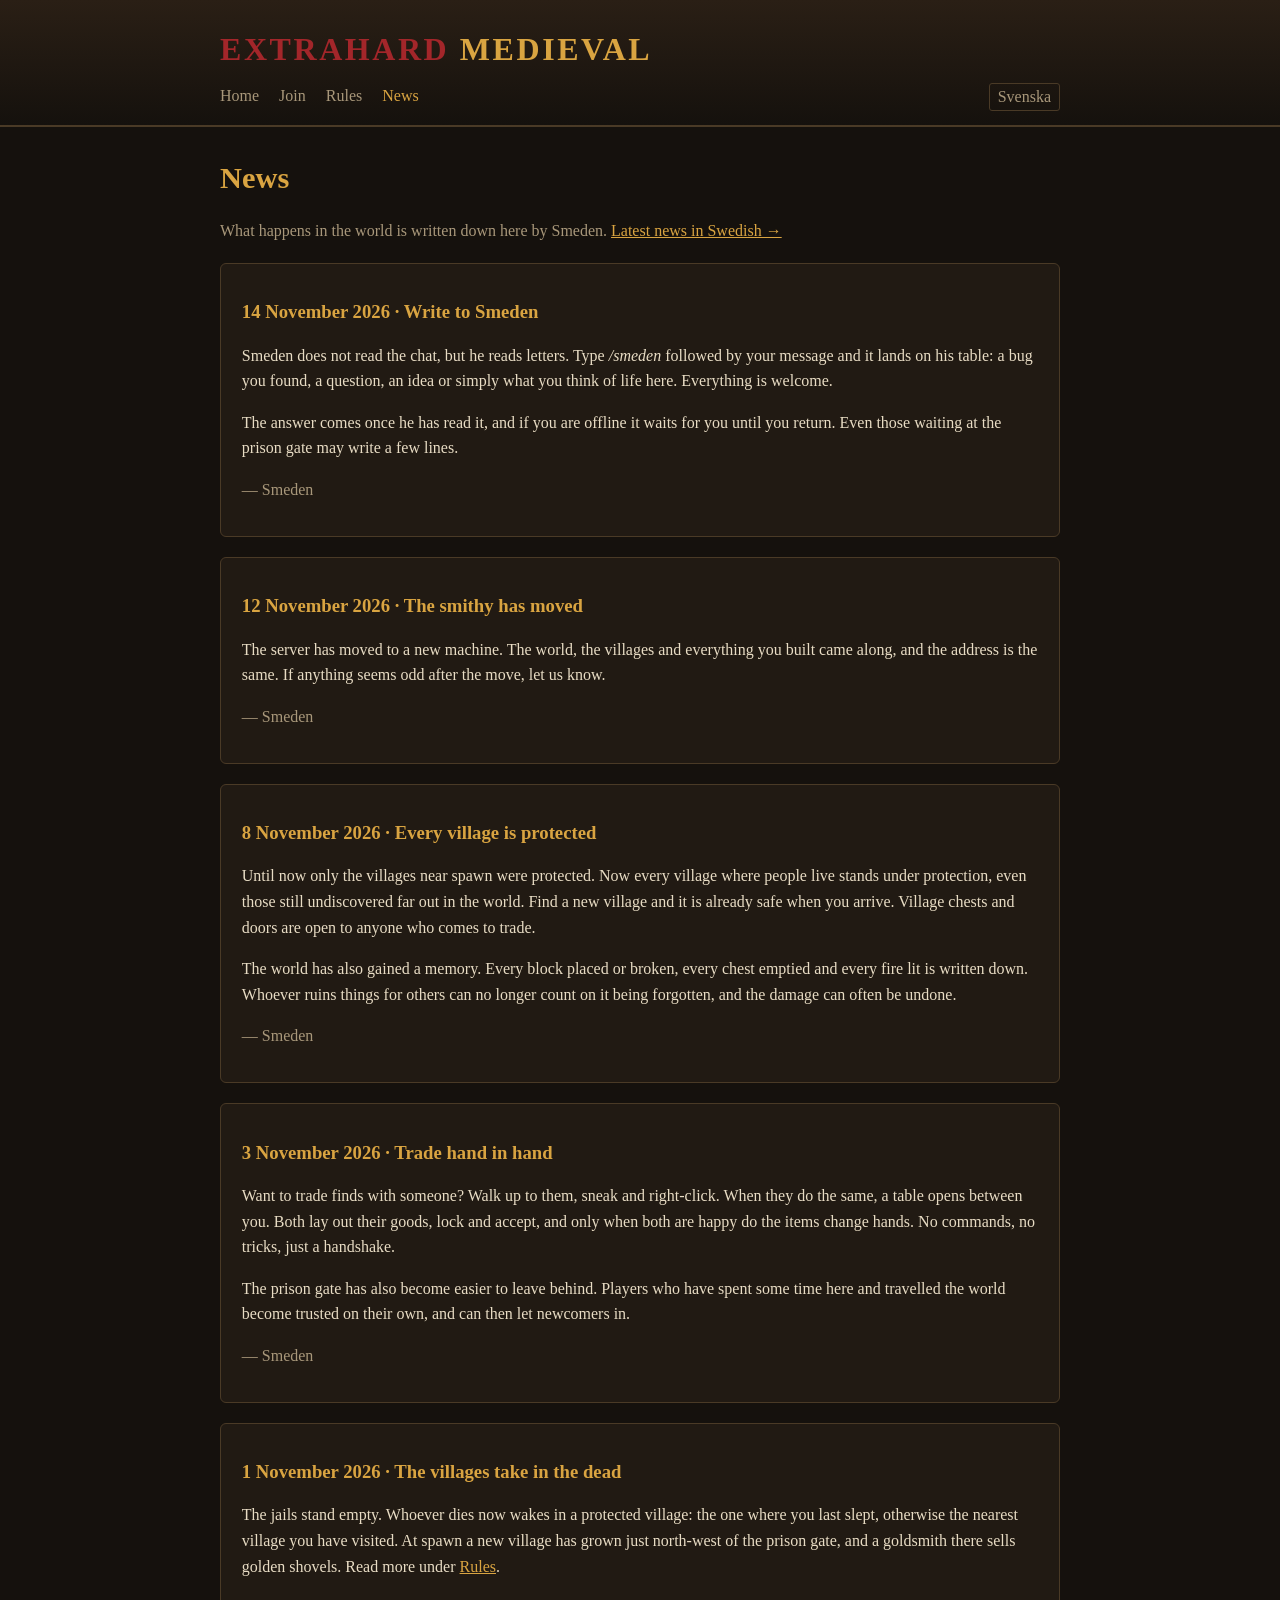
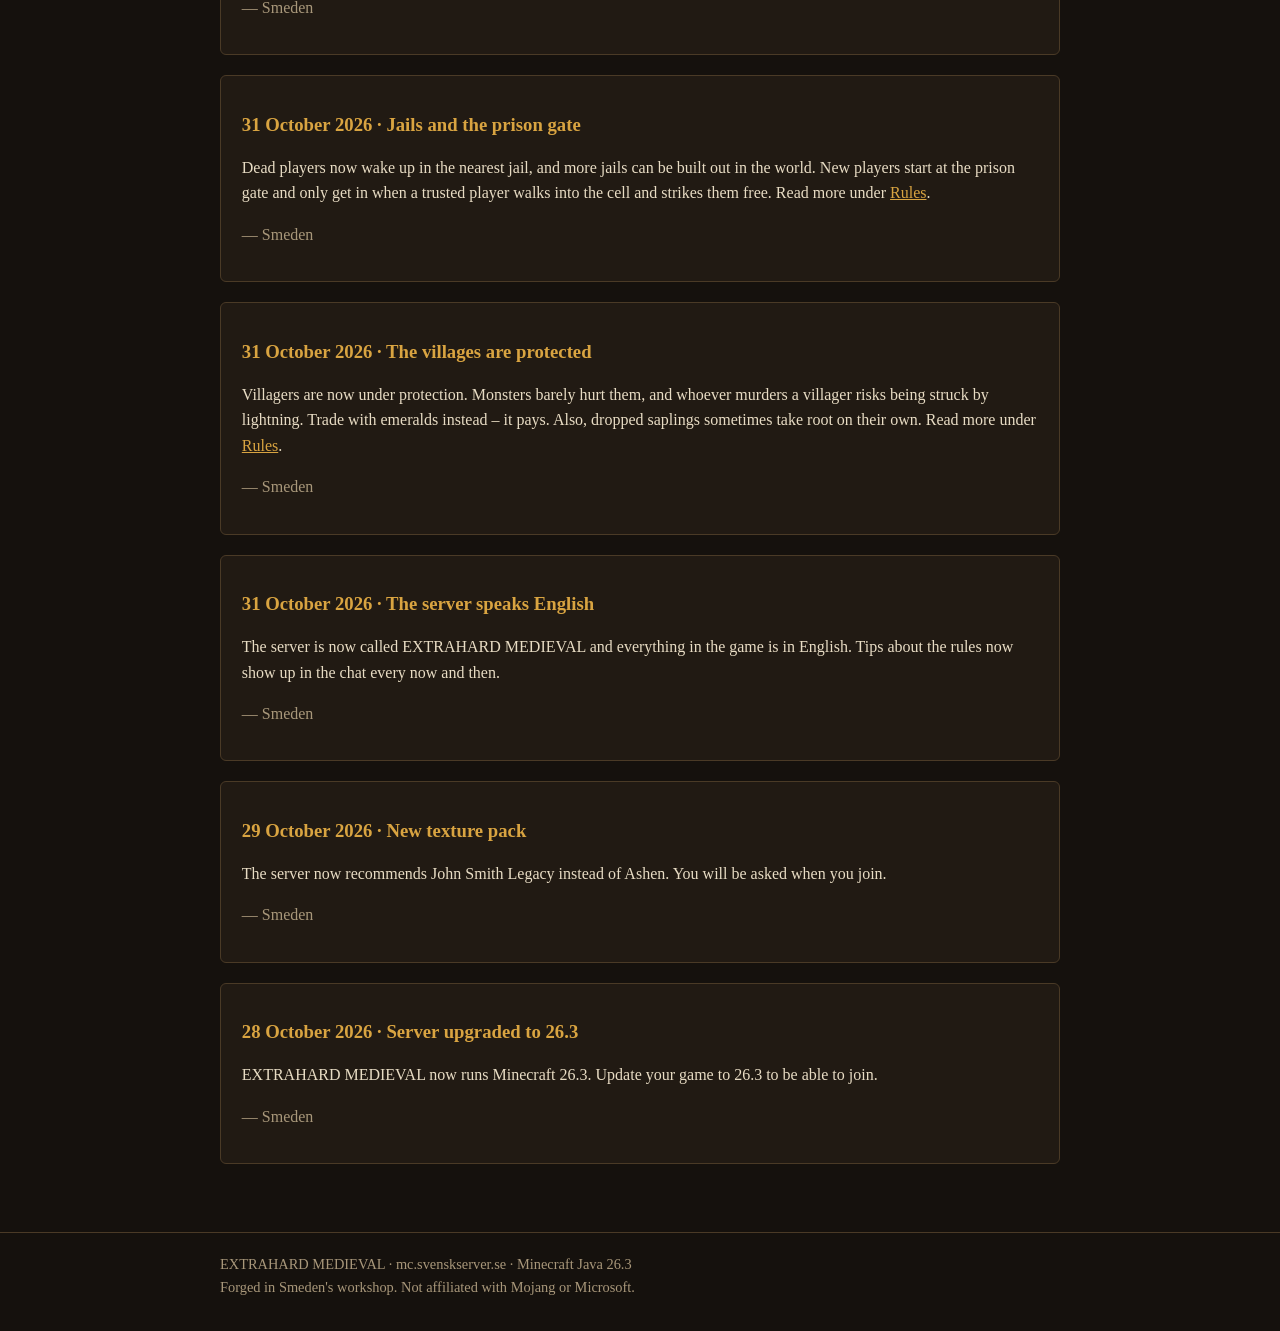
<file: en/news.html>
<!DOCTYPE html>
<html lang="en">
<head>
<meta charset="utf-8">
<meta name="viewport" content="width=device-width, initial-scale=1">
<meta http-equiv="Content-Security-Policy" content="default-src 'self'; script-src 'self'; style-src 'self'; img-src 'self' data:; connect-src https://api.mcsrvstat.us; base-uri 'none'; form-action 'none'">
<meta name="referrer" content="strict-origin-when-cross-origin">
<title>News · EXTRAHARD MEDIEVAL</title>
<meta name="description" content="EXTRAHARD MEDIEVAL – a Swedish Minecraft server with harder survival. mc.svenskserver.se">
<link rel="alternate" hreflang="sv" href="https://www.svenskserver.se/nyheter.html">
<link rel="alternate" hreflang="en" href="https://www.svenskserver.se/en/news.html">
<link rel="stylesheet" href="/assets/style.css">
</head>
<body>
<header><div class="wrap">
<a class="brand" href="/en/">EXTRAHARD <span>MEDIEVAL</span></a>
<nav>
<a href="/en/">Home</a>
<a href="/en/join.html">Join</a>
<a href="/en/rules.html">Rules</a>
<a href="/en/news.html" aria-current="page">News</a>
<a class="lang" href="/nyheter.html" hreflang="sv" lang="sv">Svenska</a>
</nav>
</div></header>
<main class="wrap">
<h1>News</h1>
<p class="muted">What happens in the world is written down here by Smeden. <a href="/nyheter.html" hreflang="sv">Latest news in Swedish →</a></p>
<div class="panel">
<h3>14 November 2026 · Write to Smeden</h3>
<p>Smeden does not read the chat, but he reads letters. Type <em>/smeden</em> followed by your message and it lands on his table: a bug you found, a question, an idea or simply what you think of life here. Everything is welcome.</p>
<p>The answer comes once he has read it, and if you are offline it waits for you until you return. Even those waiting at the prison gate may write a few lines.</p>
<p class="muted">— Smeden</p>
</div>
<div class="panel">
<h3>12 November 2026 · The smithy has moved</h3>
<p>The server has moved to a new machine. The world, the villages and everything you built came along, and the address is the same. If anything seems odd after the move, let us know.</p>
<p class="muted">— Smeden</p>
</div>
<div class="panel">
<h3>8 November 2026 · Every village is protected</h3>
<p>Until now only the villages near spawn were protected. Now every village where people live stands under protection, even those still undiscovered far out in the world. Find a new village and it is already safe when you arrive. Village chests and doors are open to anyone who comes to trade.</p>
<p>The world has also gained a memory. Every block placed or broken, every chest emptied and every fire lit is written down. Whoever ruins things for others can no longer count on it being forgotten, and the damage can often be undone.</p>
<p class="muted">— Smeden</p>
</div>
<div class="panel">
<h3>3 November 2026 · Trade hand in hand</h3>
<p>Want to trade finds with someone? Walk up to them, sneak and right-click. When they do the same, a table opens between you. Both lay out their goods, lock and accept, and only when both are happy do the items change hands. No commands, no tricks, just a handshake.</p>
<p>The prison gate has also become easier to leave behind. Players who have spent some time here and travelled the world become trusted on their own, and can then let newcomers in.</p>
<p class="muted">— Smeden</p>
</div>
<div class="panel">
<h3>1 November 2026 · The villages take in the dead</h3>
<p>The jails stand empty. Whoever dies now wakes in a protected village: the one where you last slept, otherwise the nearest village you have visited. At spawn a new village has grown just north-west of the prison gate, and a goldsmith there sells golden shovels. Read more under <a href="/en/rules.html">Rules</a>.</p>
<p class="muted">— Smeden</p>
</div>
<div class="panel">
<h3>31 October 2026 · Jails and the prison gate</h3>
<p>Dead players now wake up in the nearest jail, and more jails can be built out in the world. New players start at the prison gate and only get in when a trusted player walks into the cell and strikes them free. Read more under <a href="/en/rules.html">Rules</a>.</p>
<p class="muted">— Smeden</p>
</div>
<div class="panel">
<h3>31 October 2026 · The villages are protected</h3>
<p>Villagers are now under protection. Monsters barely hurt them, and whoever murders a villager risks being struck by lightning. Trade with emeralds instead – it pays. Also, dropped saplings sometimes take root on their own. Read more under <a href="/en/rules.html">Rules</a>.</p>
<p class="muted">— Smeden</p>
</div>
<div class="panel">
<h3>31 October 2026 · The server speaks English</h3>
<p>The server is now called EXTRAHARD MEDIEVAL and everything in the game is in English. Tips about the rules now show up in the chat every now and then.</p>
<p class="muted">— Smeden</p>
</div>
<div class="panel">
<h3>29 October 2026 · New texture pack</h3>
<p>The server now recommends John Smith Legacy instead of Ashen. You will be asked when you join.</p>
<p class="muted">— Smeden</p>
</div>
<div class="panel">
<h3>28 October 2026 · Server upgraded to 26.3</h3>
<p>EXTRAHARD MEDIEVAL now runs Minecraft 26.3. Update your game to 26.3 to be able to join.</p>
<p class="muted">— Smeden</p>
</div>
</main>
<footer><div class="wrap">
EXTRAHARD MEDIEVAL · mc.svenskserver.se · Minecraft Java 26.3<br>
Forged in Smeden's workshop. Not affiliated with Mojang or Microsoft.
</div></footer>
</body>
</html>
</file>
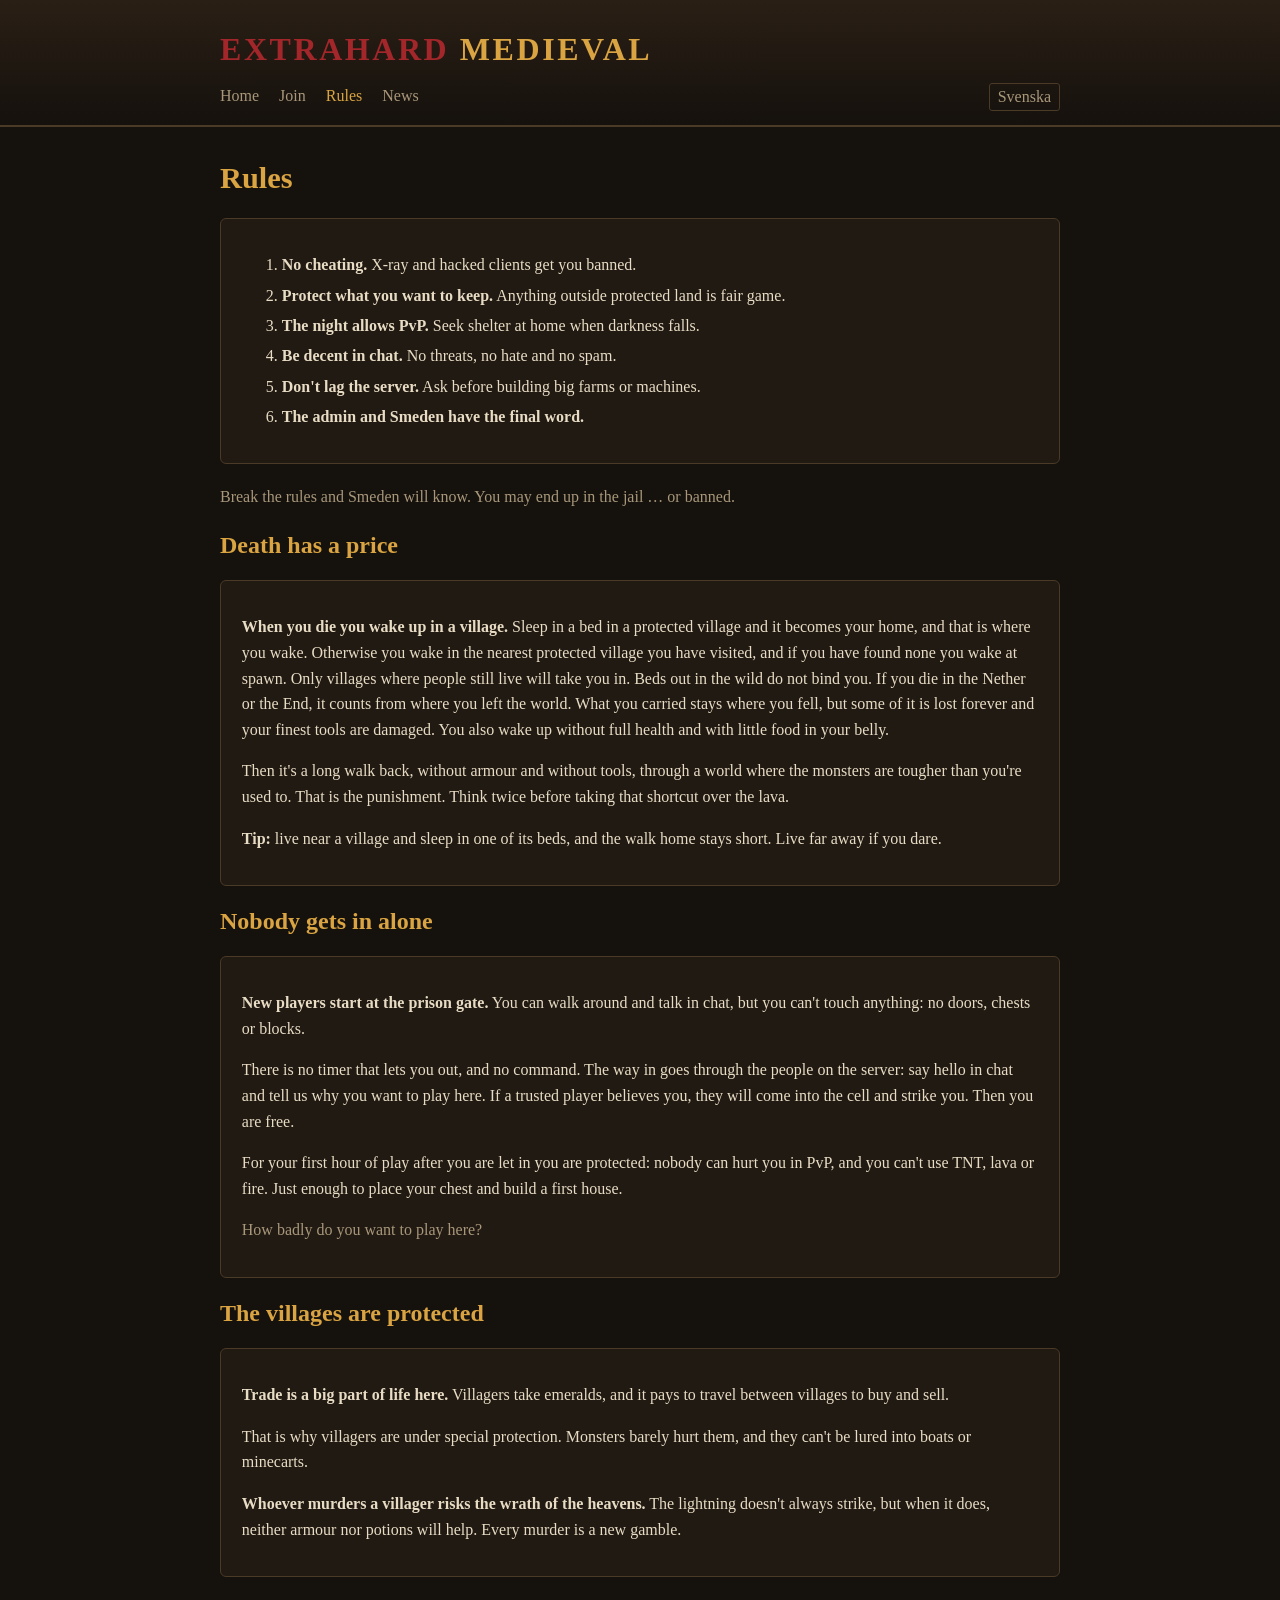
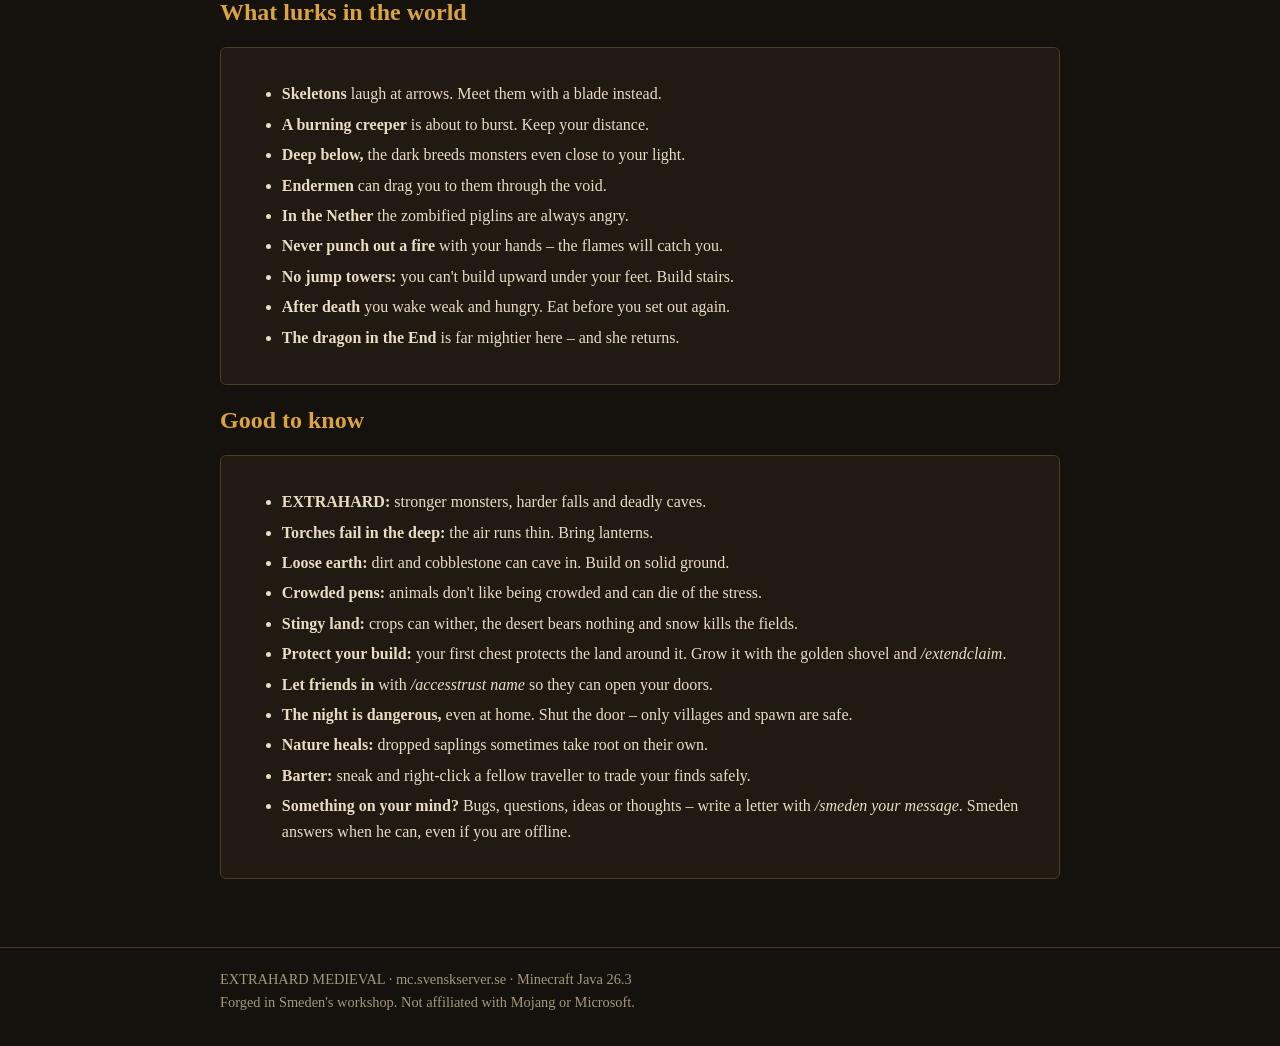
<file: en/rules.html>
<!DOCTYPE html>
<html lang="en">
<head>
<meta charset="utf-8">
<meta name="viewport" content="width=device-width, initial-scale=1">
<meta http-equiv="Content-Security-Policy" content="default-src 'self'; script-src 'self'; style-src 'self'; img-src 'self' data:; connect-src https://api.mcsrvstat.us; base-uri 'none'; form-action 'none'">
<meta name="referrer" content="strict-origin-when-cross-origin">
<title>Rules · EXTRAHARD MEDIEVAL</title>
<meta name="description" content="EXTRAHARD MEDIEVAL – a Swedish Minecraft server with harder survival. mc.svenskserver.se">
<link rel="alternate" hreflang="sv" href="https://www.svenskserver.se/regler.html">
<link rel="alternate" hreflang="en" href="https://www.svenskserver.se/en/rules.html">
<link rel="stylesheet" href="/assets/style.css">
</head>
<body>
<header><div class="wrap">
<a class="brand" href="/en/">EXTRAHARD <span>MEDIEVAL</span></a>
<nav>
<a href="/en/">Home</a>
<a href="/en/join.html">Join</a>
<a href="/en/rules.html" aria-current="page">Rules</a>
<a href="/en/news.html">News</a>
<a class="lang" href="/regler.html" hreflang="sv" lang="sv">Svenska</a>
</nav>
</div></header>
<main class="wrap">
<h1>Rules</h1>
<div class="panel">
<ol>
<li><strong>No cheating.</strong> X-ray and hacked clients get you banned.</li>
<li><strong>Protect what you want to keep.</strong> Anything outside protected land is fair game.</li>
<li><strong>The night allows PvP.</strong> Seek shelter at home when darkness falls.</li>
<li><strong>Be decent in chat.</strong> No threats, no hate and no spam.</li>
<li><strong>Don't lag the server.</strong> Ask before building big farms or machines.</li>
<li><strong>The admin and Smeden have the final word.</strong></li>
</ol>
</div>
<p class="muted">Break the rules and Smeden will know. You may end up in the jail … or banned.</p>

<h2>Death has a price</h2>
<div class="panel">
<p><strong>When you die you wake up in a village.</strong> Sleep in a bed in a protected village and it becomes your home, and that is where you wake. Otherwise you wake in the nearest protected village you have visited, and if you have found none you wake at spawn. Only villages where people still live will take you in. Beds out in the wild do not bind you. If you die in the Nether or the End, it counts from where you left the world. What you carried stays where you fell, but some of it is lost forever and your finest tools are damaged. You also wake up without full health and with little food in your belly.</p>
<p>Then it's a long walk back, without armour and without tools, through a world where the monsters are tougher than you're used to. That is the punishment. Think twice before taking that shortcut over the lava.</p>
<p><strong>Tip:</strong> live near a village and sleep in one of its beds, and the walk home stays short. Live far away if you dare.</p>
</div>

<h2>Nobody gets in alone</h2>
<div class="panel">
<p><strong>New players start at the prison gate.</strong> You can walk around and talk in chat, but you can't touch anything: no doors, chests or blocks.</p>
<p>There is no timer that lets you out, and no command. The way in goes through the people on the server: say hello in chat and tell us why you want to play here. If a trusted player believes you, they will come into the cell and strike you. Then you are free.</p>
<p>For your first hour of play after you are let in you are protected: nobody can hurt you in PvP, and you can't use TNT, lava or fire. Just enough to place your chest and build a first house.</p>
<p class="muted">How badly do you want to play here?</p>
</div>

<h2>The villages are protected</h2>
<div class="panel">
<p><strong>Trade is a big part of life here.</strong> Villagers take emeralds, and it pays to travel between villages to buy and sell.</p>
<p>That is why villagers are under special protection. Monsters barely hurt them, and they can't be lured into boats or minecarts.</p>
<p><strong>Whoever murders a villager risks the wrath of the heavens.</strong> The lightning doesn't always strike, but when it does, neither armour nor potions will help. Every murder is a new gamble.</p>
</div>

<h2>What lurks in the world</h2>
<div class="panel">
<ul>
<li><strong>Skeletons</strong> laugh at arrows. Meet them with a blade instead.</li>
<li><strong>A burning creeper</strong> is about to burst. Keep your distance.</li>
<li><strong>Deep below,</strong> the dark breeds monsters even close to your light.</li>
<li><strong>Endermen</strong> can drag you to them through the void.</li>
<li><strong>In the Nether</strong> the zombified piglins are always angry.</li>
<li><strong>Never punch out a fire</strong> with your hands – the flames will catch you.</li>
<li><strong>No jump towers:</strong> you can't build upward under your feet. Build stairs.</li>
<li><strong>After death</strong> you wake weak and hungry. Eat before you set out again.</li>
<li><strong>The dragon in the End</strong> is far mightier here – and she returns.</li>
</ul>
</div>

<h2>Good to know</h2>
<div class="panel">
<ul>
<li><strong>EXTRAHARD:</strong> stronger monsters, harder falls and deadly caves.</li>
<li><strong>Torches fail in the deep:</strong> the air runs thin. Bring lanterns.</li>
<li><strong>Loose earth:</strong> dirt and cobblestone can cave in. Build on solid ground.</li>
<li><strong>Crowded pens:</strong> animals don't like being crowded and can die of the stress.</li>
<li><strong>Stingy land:</strong> crops can wither, the desert bears nothing and snow kills the fields.</li>
<li><strong>Protect your build:</strong> your first chest protects the land around it. Grow it with the golden shovel and <em>/extendclaim</em>.</li>
<li><strong>Let friends in</strong> with <em>/accesstrust name</em> so they can open your doors.</li>
<li><strong>The night is dangerous,</strong> even at home. Shut the door – only villages and spawn are safe.</li>
<li><strong>Nature heals:</strong> dropped saplings sometimes take root on their own.</li>
<li><strong>Barter:</strong> sneak and right-click a fellow traveller to trade your finds safely.</li>
<li><strong>Something on your mind?</strong> Bugs, questions, ideas or thoughts – write a letter with <em>/smeden your message</em>. Smeden answers when he can, even if you are offline.</li>
</ul>
</div>
</main>
<footer><div class="wrap">
EXTRAHARD MEDIEVAL · mc.svenskserver.se · Minecraft Java 26.3<br>
Forged in Smeden's workshop. Not affiliated with Mojang or Microsoft.
</div></footer>
</body>
</html>
</file>
<file: assets/style.css>
:root {
  --bg: #15110d;
  --panel: #211a13;
  --edge: #4a3a26;
  --text: #e8dcc4;
  --muted: #a8977a;
  --gold: #d9a441;
  --blood: #a3262a;
  --ok: #6fae4f;
  font-family: Georgia, "Times New Roman", serif;
}

* { box-sizing: border-box; }

body {
  margin: 0;
  background: var(--bg);
  color: var(--text);
  line-height: 1.6;
}

a { color: var(--gold); }

header {
  border-bottom: 2px solid var(--edge);
  background: linear-gradient(#2a1f15, var(--bg));
}

.wrap { max-width: 880px; margin: 0 auto; padding: 0 1.25rem; }

.brand {
  display: block;
  padding: 1.5rem 0 0.5rem;
  text-decoration: none;
  font-size: 2rem;
  font-weight: bold;
  letter-spacing: 0.08em;
  color: var(--blood);
}
.brand span { color: var(--gold); }

nav { display: flex; flex-wrap: wrap; gap: 0.25rem 1.25rem; padding-bottom: 0.9rem; }
nav a { text-decoration: none; color: var(--muted); }
nav a:hover, nav a[aria-current="page"] { color: var(--gold); }
nav a.lang { margin-left: auto; border: 1px solid var(--edge); padding: 0 0.5rem; border-radius: 3px; }

main.wrap { padding-top: 2rem; padding-bottom: 3rem; }

h1, h2, h3 { color: var(--gold); line-height: 1.25; }
h1 { font-size: 1.9rem; margin-top: 0; }

.panel {
  background: var(--panel);
  border: 1px solid var(--edge);
  border-radius: 6px;
  padding: 1.1rem 1.3rem;
  margin: 1.25rem 0;
}

.address {
  font-size: 1.6rem;
  font-weight: bold;
  letter-spacing: 0.04em;
  color: var(--gold);
}
li .address { font-size: 1.1rem; }

.status-dot {
  display: inline-block;
  width: 0.75rem; height: 0.75rem;
  border-radius: 50%;
  background: var(--muted);
  margin-right: 0.4rem;
}
.status-dot.up { background: var(--ok); }
.status-dot.down { background: var(--blood); }

.grid { display: grid; gap: 1rem; grid-template-columns: repeat(auto-fit, minmax(240px, 1fr)); }
.grid .panel { margin: 0; }
.grid h3 { margin-top: 0; }

ol li, ul li { margin: 0.3rem 0; }

.muted { color: var(--muted); }

footer {
  border-top: 1px solid var(--edge);
  padding: 1.25rem 0 2rem;
  color: var(--muted);
  font-size: 0.9rem;
}
</file>
